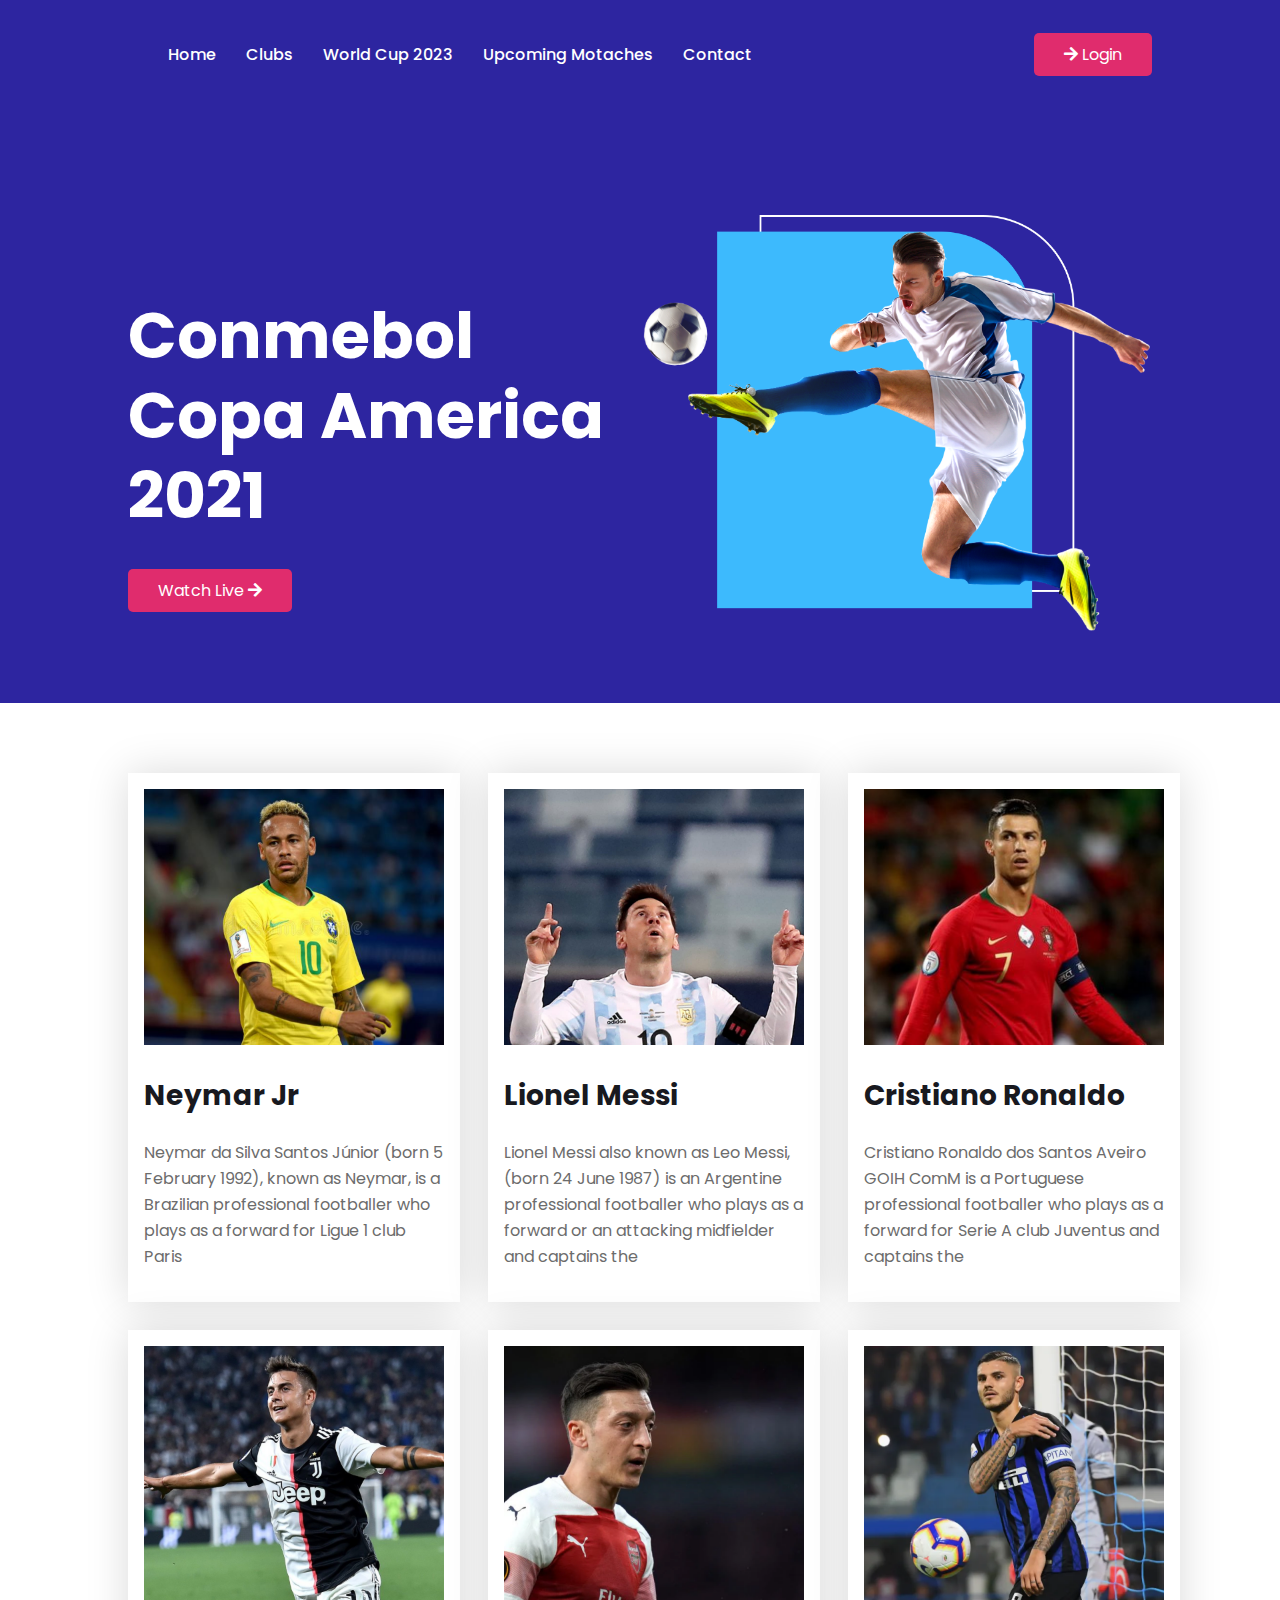
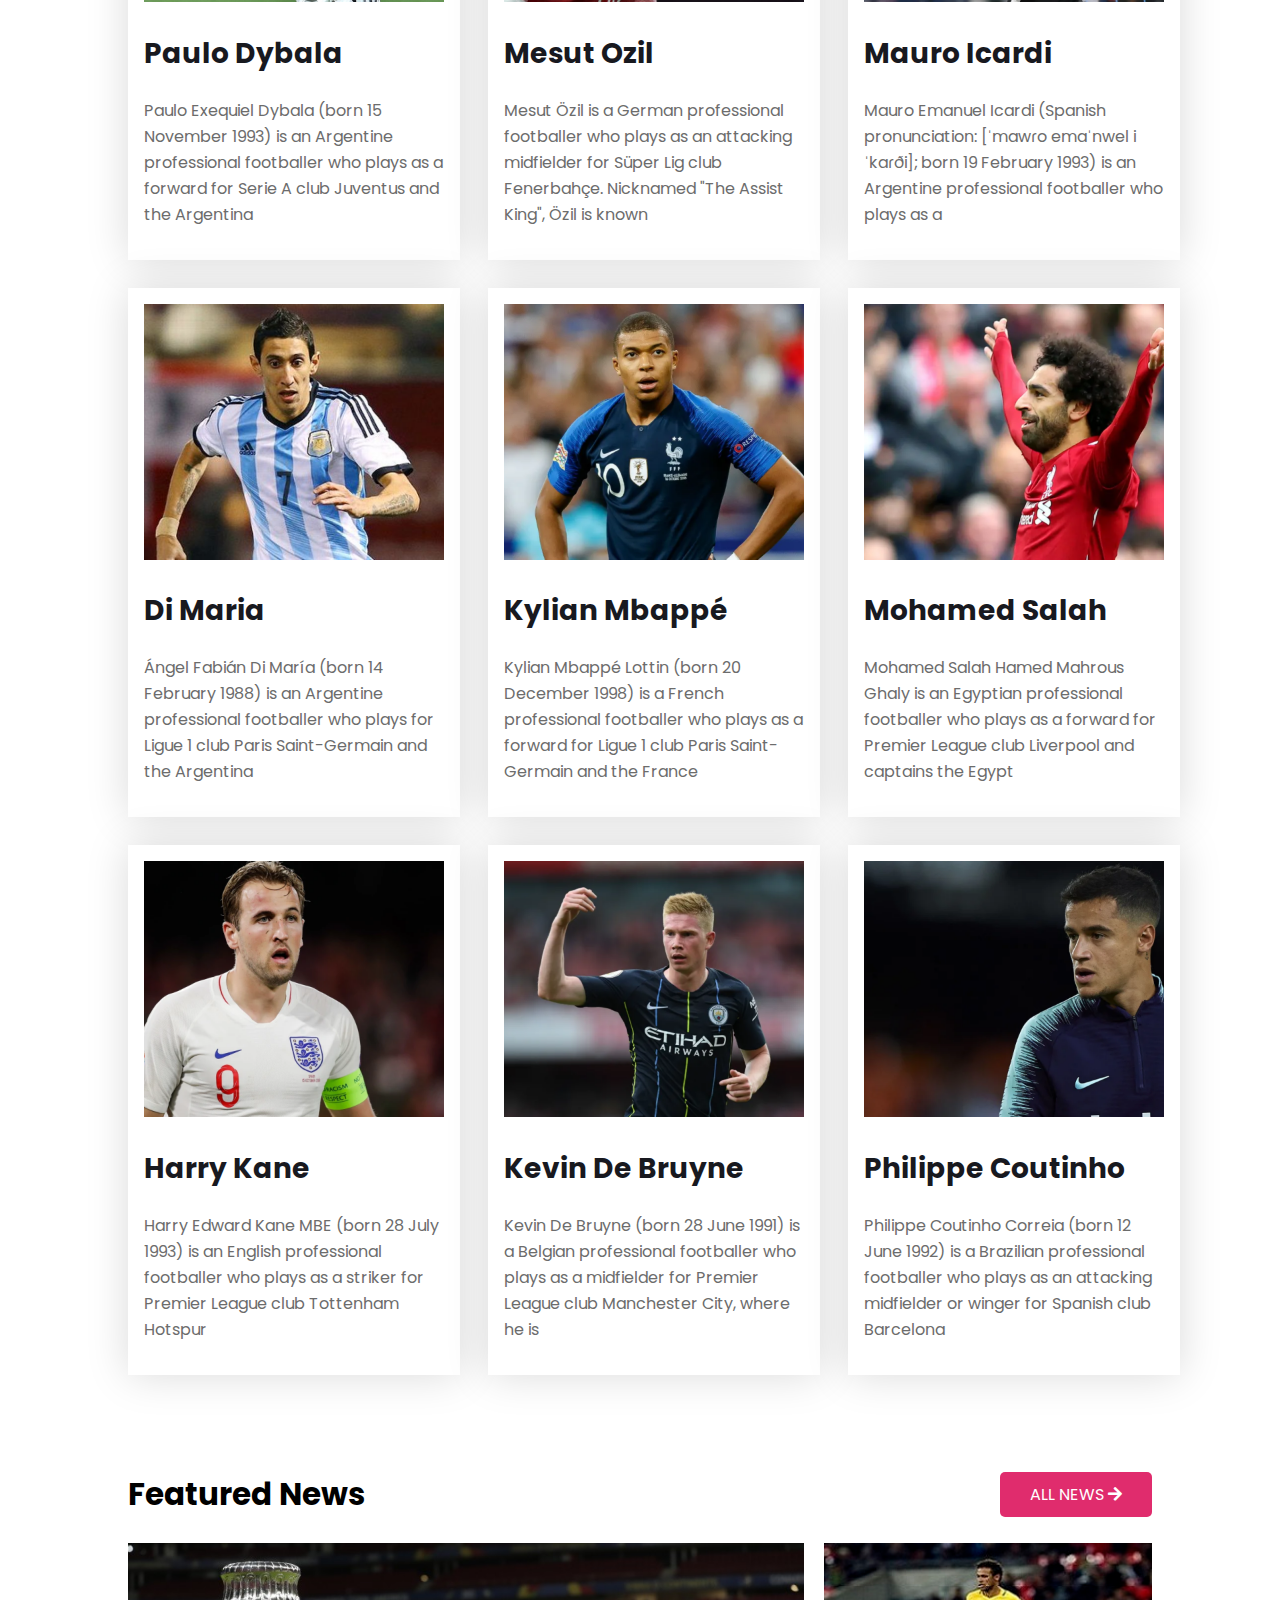
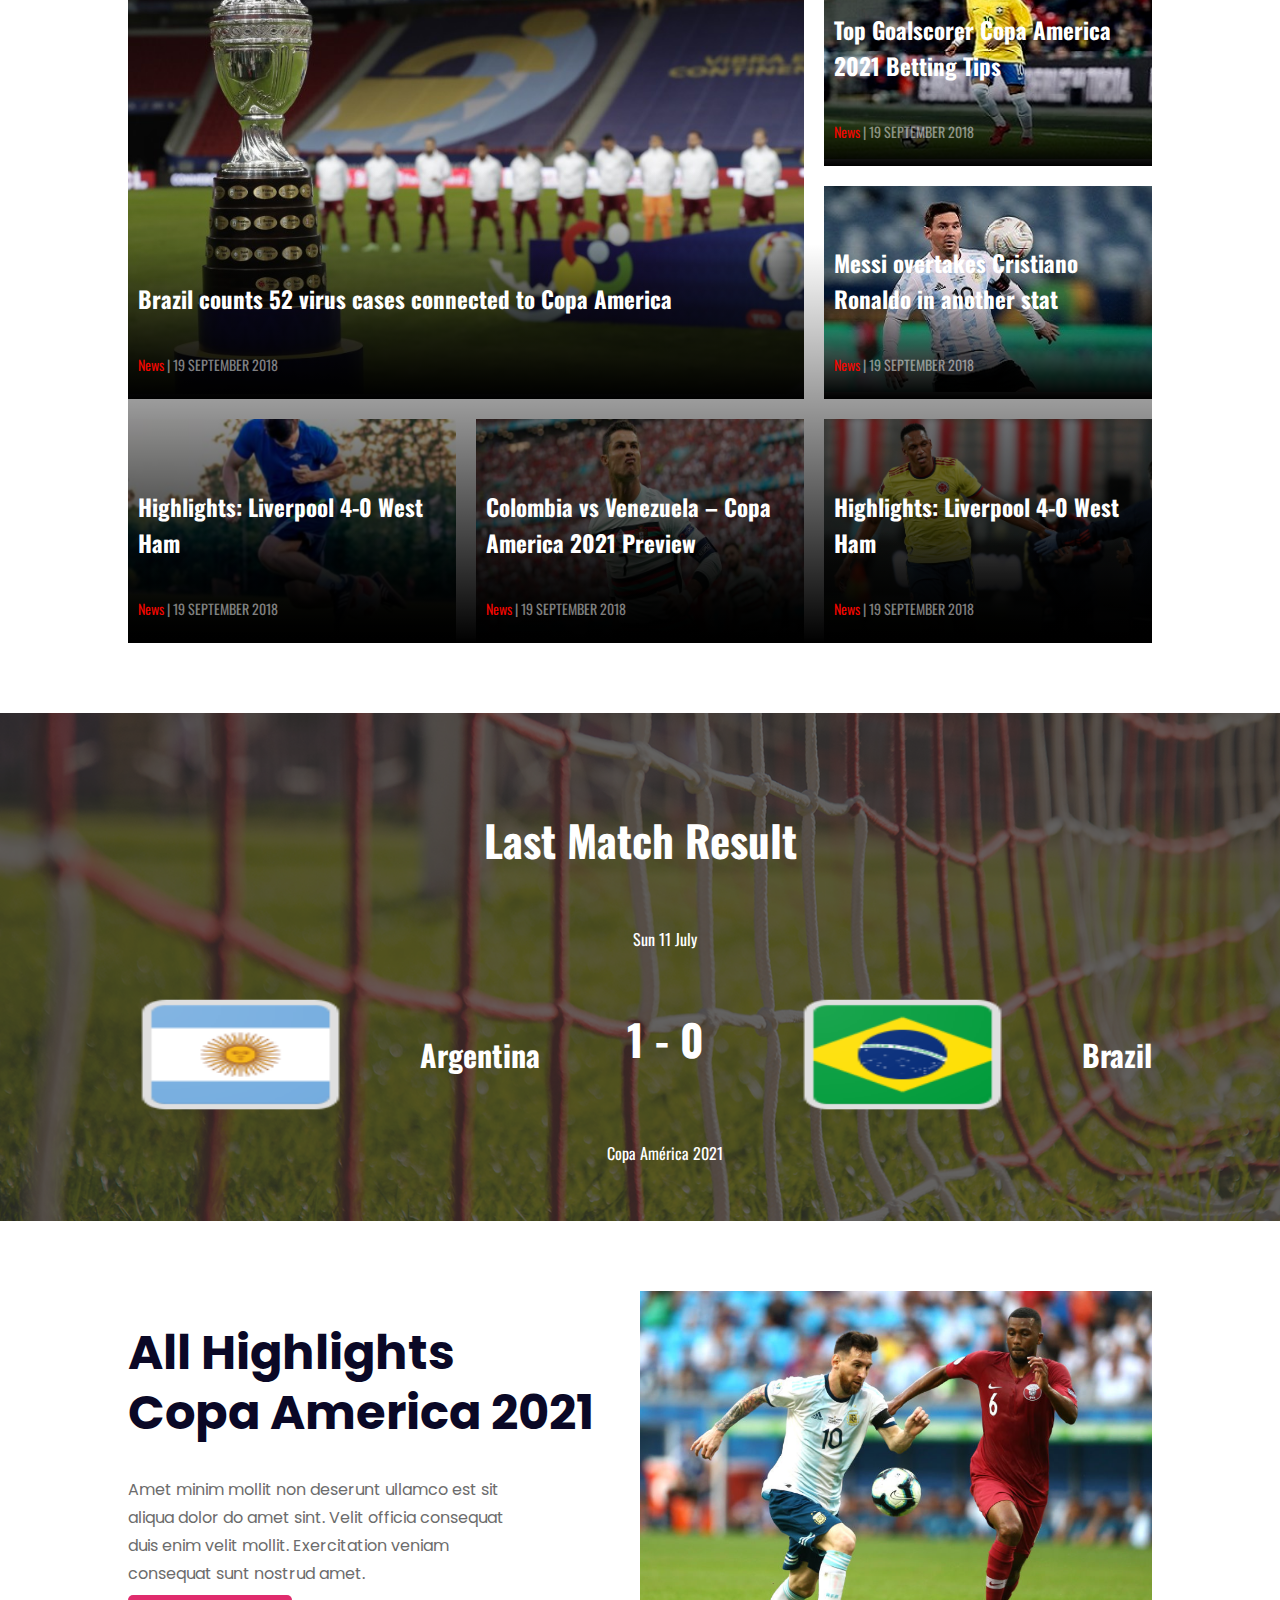
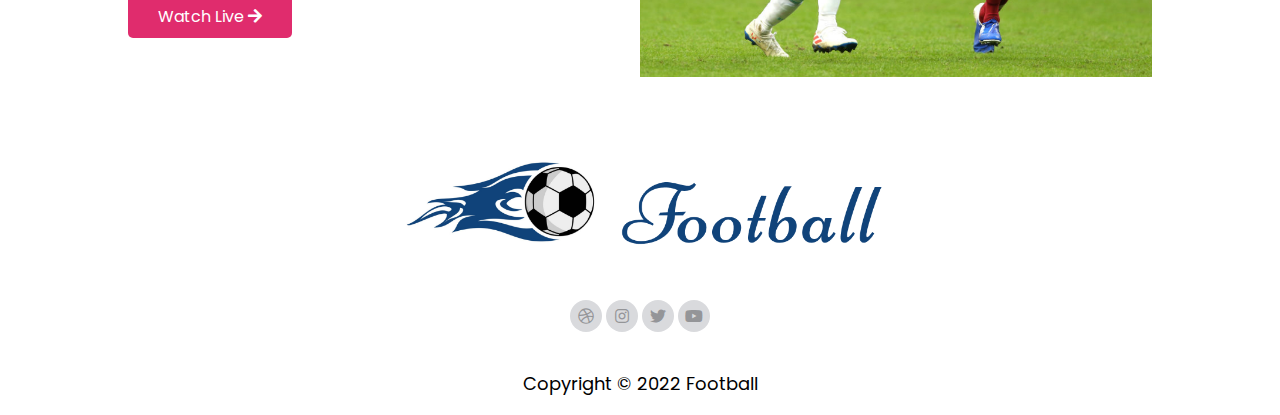
<file: index.html>
<!DOCTYPE html>
<html lang="en">

<head>
    <meta charset="UTF-8">
    <meta name="viewport" content="width=device-width, initial-scale=1.0">
    <meta http-equiv="X-UA-Compatible" content="ie=edge">
    <meta name="Description" content="Enter your description here" />

    <!-- ######## Font awesone ########## -->
    <link rel="stylesheet" href="https://cdnjs.cloudflare.com/ajax/libs/font-awesome/5.15.3/css/all.min.css">

    <!-- ######## style sheet ########## -->
    <link rel="stylesheet" href="style.css">
    <title>Football </title>
</head>

<body>
    <!-- ################ header start ################# -->
    <header>
        <nav class="header_top container">
            <div class="header_top_left">
                <ul>
                    <li><a href="/">Home</a></li>
                    <li><a href="#">Clubs</a></li>
                    <li><a href="#">World Cup 2023</a></li>
                    <li><a href="#">Upcoming Motaches</a></li>
                    <li><a href="#">Contact</a></li>
                </ul>
            </div>
            <div class="header_top_right">
                <a href="login.html"><span><i class="fas fa-arrow-right "></i></span> Login </a>
            </div>
        </nav>
        <div class="header_bottom container">
            <div class="header_bottom_left">
                <h1>Conmebol <br>
                    Copa America <br>
                    2021</h1>
                <a href="https://www.youtube.com/watch?v=sDFr2Yzd-8s&t=282s">Watch Live <span><i
                            class="fas fa-arrow-right "></i> </span>
                </a>
            </div>
            <div class="header_bottom_right">
                <img src="./images/banner.png" alt="">
            </div>
        </div>
       
    </header>
    <!-- ################ header end ################# -->

    <!-- ################ player sectin start ################# -->
    <main>
        <div class="players container">
            <!-- single player card  -->
            <div class="player_card">
                <img src="./images/players/player-1.png" alt="">
                <h2>Neymar Jr</h2>
                <p>Neymar da Silva Santos Júnior (born 5 February 1992), known as Neymar, is a Brazilian professional
                    footballer who plays
                    as a forward for Ligue 1 club Paris</p>
            </div>
            <!-- single player card  -->
            <!-- single player card  -->
            <div class="player_card">
                <img src="./images/players/player-2.png" alt="">
                <h2>Lionel Messi</h2>
                <p>Lionel Messi also known as Leo Messi, (born 24 June 1987) is an Argentine professional footballer who
                    plays as a forward or
                    an attacking midfielder and captains the</p>
            </div>
            <!-- single player card  -->
            <!-- single player card  -->
            <div class="player_card">
                <img src="./images/players/player-3.png" alt="">
                <h2>Cristiano Ronaldo</h2>
                <p>Cristiano Ronaldo dos Santos Aveiro GOIH ComM is a Portuguese professional footballer who plays as a
                    forward for Serie A
                    club Juventus and captains the</p>
            </div>
            <!-- single player card  -->
            <!-- single player card  -->
            <div class="player_card">
                <img src="./images/players/player-4.png" alt="">
                <h2>Paulo Dybala</h2>
                <p>Paulo Exequiel Dybala (born 15 November 1993) is an Argentine professional footballer who plays as a
                    forward for Serie A
                    club Juventus and the Argentina</p>
            </div>
            <!-- single player card  -->
            <!-- single player card  -->
            <div class="player_card">
                <img src="./images/players/player-5.png" alt="">
                <h2>Mesut Ozil</h2>
                <p>Mesut Özil is a German professional footballer who plays as an attacking midfielder for Süper Lig
                    club Fenerbahçe.
                    Nicknamed "The Assist King", Özil is known</p>
            </div>
            <!-- single player card  -->
            <!-- single player card  -->
            <div class="player_card">
                <img src="./images/players/player-6.png" alt="">
                <h2>Mauro Icardi</h2>
                <p>Mauro Emanuel Icardi (Spanish pronunciation: [ˈmawɾo emaˈnwel iˈkaɾði]; born 19 February 1993) is an
                    Argentine
                    professional footballer who plays as a</p>
            </div>
            <!-- single player card  -->
            <!-- single player card  -->
            <div class="player_card">
                <img src="./images/players/player-7.png" alt="">
                <h2>Di Maria</h2>
                <p>Ángel Fabián Di María (born 14 February 1988) is an Argentine professional footballer who plays for
                    Ligue 1 club Paris
                    Saint-Germain and the Argentina</p>
            </div>
            <!-- single player card  -->
            <!-- single player card  -->
            <div class="player_card">
                <img src="./images/players/player-8.png" alt="">
                <h2>Kylian Mbappé</h2>
                <p>Kylian Mbappé Lottin (born 20 December 1998) is a French professional footballer who plays as a
                    forward for Ligue 1 club
                    Paris Saint-Germain and the France</p>
            </div>
            <!-- single player card  -->
            <!-- single player card  -->
            <div class="player_card">
                <img src="./images/players/player-9.png" alt="">
                <h2>Mohamed Salah</h2>
                <p>Mohamed Salah Hamed Mahrous Ghaly is an Egyptian professional footballer who plays as a forward for
                    Premier League club
                    Liverpool and captains the Egypt</p>
            </div>
            <!-- single player card  -->
            <!-- single player card  -->
            <div class="player_card">
                <img src="./images/players/player-10.png" alt="">
                <h2>Harry Kane</h2>
                <p>Harry Edward Kane MBE (born 28 July 1993) is an English professional footballer who plays as a
                    striker for Premier
                    League club Tottenham Hotspur</p>
            </div>
            <!-- single player card  -->
            <!-- single player card  -->
            <div class="player_card">
                <img src="./images/players/player-11.png" alt="">
                <h2>Kevin De Bruyne</h2>
                <p>Kevin De Bruyne (born 28 June 1991) is a Belgian professional footballer who plays as a midfielder
                    for Premier League
                    club Manchester City, where he is</p>
            </div>
            <!-- single player card  -->
            <!-- single player card  -->
            <div class="player_card">
                <img src="./images/players/player-12.png" alt="">
                <h2>Philippe Coutinho</h2>
                <p>Philippe Coutinho Correia (born 12 June 1992) is a Brazilian professional footballer who plays as an
                    attacking
                    midfielder or winger for Spanish club Barcelona</p>
            </div>
            <!-- single player card  -->
        </div>
    </main>
    <!-- ################ player sectin  end ################# -->

    <!-- ################ blog section  start ################# -->
    <section class="blog container">
        <div class="blog_top">
            <h2>Featured News</h2>
            <a href="https://www.newsnow.co.uk/h/Sport/Football">ALL NEWS <i class="fas fa-arrow-right    "></i></a>
        </div>
        <div class="blogs ">
            <!-- single blog  -->
            <div class="blog blog-1">
                <div class="blog-img">
                    <img src="./images/new-player/copa-2.jpg" alt="">
                </div>
                <div class="img-info">
                    <h3>Brazil counts 52 virus cases connected to Copa America</h3>
                    <p>News <span>| 19 September 2018</span></p>
                </div>
            </div>
            <!-- single blog  -->
            <!-- single blog  -->
            <div class="blog">
                <div class="blog-img">
                    <img src="./images/new-player/copa-3.jpg" alt="">
                </div>
                <div class="img-info">
                    <h3>Top Goalscorer Copa America 2021 Betting Tips</h3>
                    <p>News <span>| 19 September 2018</span></p>
                </div>
            </div>
            <!-- single blog -->
            <!-- single blog -->
            <div class="blog">
                <div class="blog-img">
                    <img src="./images/new-player/copa-6.jpg" alt="">
                </div>
                <div class="img-info">
                    <h3>Messi overtakes Cristiano Ronaldo in another stat</h3>
                    <p>News <span>| 19 September 2018</span></p>
                </div>
            </div>
            <!-- single blog  -->
            <!-- single blog  -->
            <div class="blog">
                <div class="blog-img">
                    <img src="./images/new-player/copa-11.jpg" alt="">
                </div>
                <div class="img-info">
                    <h3>Highlights: Liverpool 4-0 West Ham</h3>
                    <p>News <span>| 19 September 2018</span></p>
                </div>
            </div>
            <!-- single blog  -->
            <!-- single blog  -->
            <div class="blog">
                <div class="blog-img">
                    <img src="./images/new-player/copa-10.jpg" alt="">
                </div>
                <div class="img-info">
                    <h3>Colombia vs Venezuela – Copa America 2021 Preview</h3>
                    <p>News <span>| 19 September 2018</span></p>
                </div>
            </div>
            <!-- single blog  -->
            <!-- single blog  -->
            <div class="blog">
                <div class="blog-img">
                    <img src="./images/new-player/copa-8.jpg" alt="">
                </div>
                <div class="img-info">
                    <h3>Highlights: Liverpool 4-0 West Ham</h3>
                    <p>News <span>| 19 September 2018</span></p>
                </div>
            </div>
            <!-- single blog  -->
        </div>
    </section>
    <!-- ################ blog section  end ################# -->
    <!-- ################ laster  start ################# -->
    <section id="award">

        <div class="container award">
            <h2>Last Match Result</h2>
            <div class="second_section">
                <img src="./images/upcomming/argentina.png" alt="">
                <h3>Argentina </h3>
                <div class="laster-section">
                    <span>Sun 11 July </span>
                    <h2>1 - 0</h2>
                    <p>Copa América 2021</p>
                </div>
                <img src="./images/upcomming/brazil.png" alt="">
                <h3>Brazil </h3>
            </div>
        </div>
        </div>

    </section>
    <!-- ################# laster section  start ##################### -->

    <!-- ################# Highlights section  start ################# -->
    <section class="highlights container">
        <div class="heglight_left">
            <h1>All Highlights <br>
                Copa America 2021</h1>
            <p>Amet minim mollit non deserunt ullamco est sit aliqua dolor do amet sint. Velit officia consequat duis
                enim velit
                mollit. Exercitation veniam consequat sunt nostrud amet.</p>
            <a href="https://www.youtube.com/watch?v=sDFr2Yzd-8s&t=282s">Watch Live <span><i
                        class="fas fa-arrow-right "></i> </span>
            </a>
        </div>
        <div class="heglight_right">
            <img src="./images/match.png" alt="">
        </div>
    </section>
    <!-- ################ Highlights sectin  end ################# -->

    <!-- ################ footer start ################# -->
    <footer>
        <div class="footer_logo">
            <img src="./images/Logo.png" alt="">
        </div>
        <div class="footer_icon">
            <a href="https://dribbble.com/tags/copa_america" target="_blank"><i class="fab fa-dribbble    "></i> </a>
            <a href="https://www.instagram.com/copaamerica/" target="_blank"><i class="fab fa-instagram    "></i> </a>
            <a href="https://twitter.com/search?q=%23COPAAMERICA" target="_blank"><i class="fab fa-twitter    "></i></a>
            <a href="https://www.youtube.com/watch?v=ZSkERopwvj0" target="_blank"><i class="fab fa-youtube    "></i></a>
        </div>
        <div class="footer_copyright">
            <p>Copyright &#169; 2022 Football</p>
        </div>
    </footer>
    <!-- ################ footer end ################# -->
</body>

</html>
</file>
<file: style.css>
/* ######### Google Font ####### */
@import url("https://fonts.googleapis.com/css2?family=Poppins:ital,wght@0,100;0,200;0,300;0,400;0,500;0,600;1,700&display=swap");

@import url("https://fonts.googleapis.com/css2?family=Oswald:wght@400;600&display=swap");
/* utility sytle  */
body {
  margin: 0;
  padding: 0;
  box-sizing: border-box;
  font-family: "Poppins", sans-serif;
  background-color: #fff;
}
li {
  list-style: none;
}
.container {
  width: 80%;
  margin: 0 auto;
  margin-bottom: 70px;
}
a {
  text-decoration: none;
}
/* header sytle  */
header {
  background-color: #2d25a0;
}
.header_top {
  padding-top: 26px;
}
.header_top_left ul {
  display: flex;
  gap: 30px;
}
.header_top_left a {
  font-weight: 500;
  font-size: 16px;
  line-height: 24px;
  color: #fff;
}
nav {
  display: flex;
  justify-content: space-between;
  align-items: center;
}

.header_top_right a,
.header_bottom_left a,
.heglight_left a,
.blog_top a {
  background: #e02c6d;
  border: none;
  padding: 10px 30px;
  color: #fff;
  font-weight: 400;
  font-size: 16px;
  border-radius: 5px;
  transition: all 1s ease;
}
.header_top_right:hover a,
.header_bottom_left:hover a,
.heglight_left:hover a,
.blog_top:hover a {
  color: #e02c6d;
  background-color: #fff;
  border: 1px solid #333;
  border-radius: 5px;
}
.header_bottom {
  display: grid;
  grid-template-columns: repeat(2, 1fr);
  height: 550px;
  align-items: center;
}
.header_bottom_left h1 {
  font-weight: bold;
  font-size: 64px;
  line-height: 80px;
  color: #fff;
}

.header_bottom_right {
  justify-content: center;
  align-items: center;
}

.header_bottom_right img {
  width: 100%;
  justify-content: center;
  align-items: center;
}
.header_bottom_right:hover img {
  /* transform: translate(-10px, -10px); */
  transform: translate3d(-100px, -62px, -135px) rotate(30deg);
  transition: all 2s ease-out;
}

/* player style  */
.players {
  display: grid;
  grid-template-columns: repeat(3, 1fr);
  grid-gap: 28px;
}
.player_card {
  width: 300px;
  background: #ffffff;
  padding: 16px;
  box-shadow: 0px 0px 40px rgba(0, 0, 0, 0.15);
}

.player_card img {
  width: 100%;
}

.player_card h2 {
  color: #18191f;
  font-weight: bold;
  font-size: 28px;
}
.player_card p {
  color: #6c6c6c;
  font-weight: normal;
  font-size: 16px;
  line-height: 26px;
}


/* blog section  style  */

.blog_top {
  display: flex;
  justify-content: space-between;
  align-items: center;
}
.blog_top {
  display: flex;
  justify-content: space-between;
  align-items: center;
}

.blogs {
  display: grid;
  grid-template-columns: auto auto auto;
  grid-template-rows: auto auto auto;
  grid-gap: 20px;
  font-family: "Oswald", sans-serif;
}
.blog {
  position: relative;
  overflow: hidden;
}

.blog-img:hover img {
  transition: all 2s ease-in-out;
  transform: scale(1.1);
}
.blog_top h2 {
  font-size: 31px;
}
.blog::before {
  content: "";
  position: absolute;
  left: 0;
  bottom: 0;
  width: 100%;
  height: 50%;
  display: block;
  background: linear-gradient(to top, #000, rgba(0, 0, 0, 0));
  z-index: 2;
  transition: 0.5s;
}

.img-info p {
  display: inline-block;
  color: #f20600;
  font-size: 14px;
}

.img-info span {
  color: rgba(255, 255, 255, 0.5);
  text-transform: uppercase;
  font-size: 14px;
}
.blog-1 {
  grid-column: 1 / 3;
  grid-row: 1 / 3;
}
.blog-1 img {
  width: 350px;
}
.img-info h3 {
  color: #fff;
  font-size: 23px;
  line-height: 36px;
  font-weight: 700;
}

.img-info {
  position: absolute;
  bottom: 10px;
  left: 10px;
  z-index: 3;
}

.blog img {
  width: 100%;
}
/* higlight section style  */
.highlights {
  display: grid;
  grid-template-columns: repeat(2, 1fr);
}

.heglight_right img {
  width: 100%;
}

.heglight_left h1 {
  font-weight: bold;
  font-size: 48px;
  line-height: 60px;
  /* or 125% */
  color: #0a0826;
}

.heglight_left p {
  font-weight: normal;
  font-size: 16px;
  line-height: 28px;
  /* or 175% */
  color: #6c6c6c;
  width: 404px;
}

/* award style  */

#award {
  background: linear-gradient(rgba(0, 0, 0, 0.6), rgba(0, 0, 0, 0.6)),
    url("./images/upcomming/banner-2.jpg") no-repeat;
  position: relative;
  background-size: cover;
  font-family: "Oswald", sans-serif;
  /* height: 460px; */
  margin-bottom: 50px;
}
.container.award h2 {
  color: #fff;
  text-align: center;
  padding: 20px 0;
  font-size: 43px;
}

.second_section {
  display: flex;
  justify-content: space-between;
  align-items: center;
}

.second_section img {
  width: 225px;
  height: 125px;
}

.second_section h3 {
  color: #fff;
  font-size: 30px;
}
.laster-section {
  display: flex;
  flex-direction: column;
  justify-content: space-evenly;
  align-items: center;
}

.laster-section span {
  color: #fff;
}

.container.award {
  padding: 40px 0;
}

.laster-section h2 {
  color: #fff;
}

.laster-section p {
  color: #fff;
}
/* footer style  */
footer {
  display: flex;
  flex-direction: column;
  justify-content: center;
  align-items: center;
  gap: 20px;
}

.footer_logo img {
  width: 100%;
  align-items: center;
}

.footer_icon i {
  background: #d9dadd;
  color: #797a7db8;
  width: 32px;
  height: 32px;
  border-radius: 50%;
  line-height: 32px;
  text-align: center;
}

.footer_logo {
  width: 483px;
}

.footer_copyright p {
  color: #000;
  font-size: 18px;
}


/* from style  */
form {
    display: flex;
    justify-content: center;
    align-items: center;
    height: 60vh;
    /* background:url("./images/upcomming/banner-2.jpg"); */
    background-size: cover;
    background-repeat: no-repeat;
   margin-top: 0;
}

.all-form {
    border: 1px solid #3333335c;
    padding: 20px;
    box-shadow: -1px 0px 12px 0px #333;
    border-radius: 5px;
    width: 337px;
    /* height: 199px; */
}
.all-form h1 {
    text-align: center;
}

input[type="text"], input[type="email"]  {
        width: 100%;
    padding: 9px 3px;
    font-size: 16px;
}

label {
        text-align: center;
    width: 100%;
    display: flex;
    justify-content: flex-start;
    font-size: 17px;
    padding: 10px 0;
}
button {
    width: 100%;
    margin-top: 20px;
    padding: 10px 10px;
    color: #fff;
    background: #e02c6d;
    border: none;
    border-radius: 5px;
}

/* Medai quary style */
/* mobile  */
@media screen and (max-width: 480px) {
  .container {
    width: 80%;
  }
  .header_top_left ul {
    display: none;
  }
  .header_bottom,
  .players,
  .highlights {
    display: grid;
    grid-template-columns: repeat(1, 1fr);
    align-items: center;
    justify-content: center;
  }
  .blogs {
    display: grid;
    grid-template-columns: repeat(1, 1fr);
    grid-template-rows: repeat(6, 1fr);
    align-items: center;
    justify-content: center;
  }
  .blog-1 {
    grid-column: 1 / 1;
    grid-row: 1 / 1;
  }
  .header_bottom_left h1 {
    font-weight: bold;
    font-size: 36px;
    line-height: 50px;
  }
  .heglight_left {
    text-align: center;
    margin-bottom: 51px;
  }
  .heglight_left h1 {
    font-weight: bold;
    font-size: 28px;
    line-height: 51px;
    color: #0a0826;
  }
  .heglight_left p {
    width: 300px;
  }
  .second_section {
    flex-direction: column;
  }
  .blog_top h2 {
    font-size: 21px;
  }
  .header_top_right a,
  .header_bottom_left a,
  .heglight_left a,
  .blog_top a {
    font-size: 12px;
  }
  .footer_logo {
    width: 350px;
  }
}
/* tables  */
@media only screen and (min-device-width: 768px) and (max-device-width: 1024px) {
  .container {
    width: 80%;
  }
  .header_top_left ul {
    display: none;
  }
  .header_bottom,
  .players,
  .highlights {
    display: grid;
    grid-template-columns: repeat(2, 1fr);
    align-items: center;
    justify-content: center;
  }
  .header_bottom_left h1 {
    font-size: 50px;
  }
  .img-info h3 {
    font-size: 13px;
    line-height: 15px;
  }
  .img-info span {
    font-size: 10px;
  }
  .heglight_left h1 {
    font-size: 35px;
}
}
</file>
